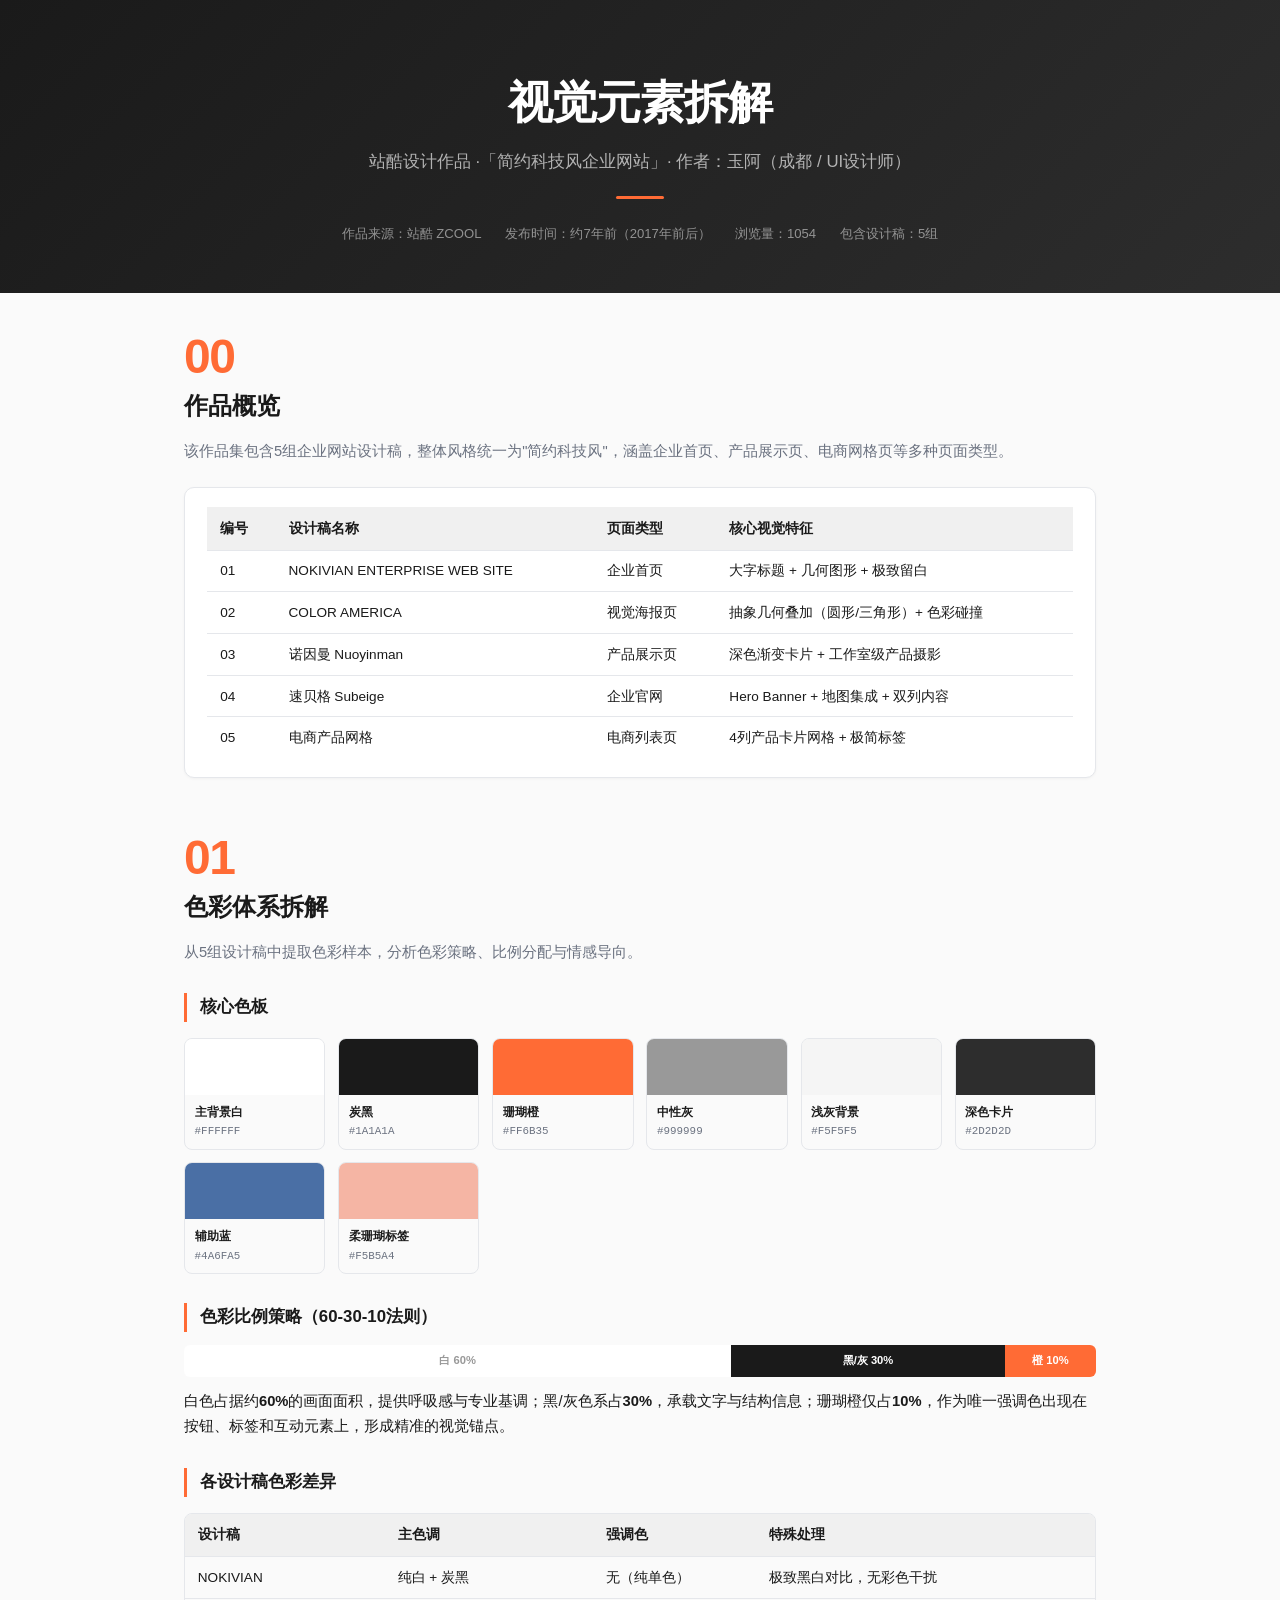
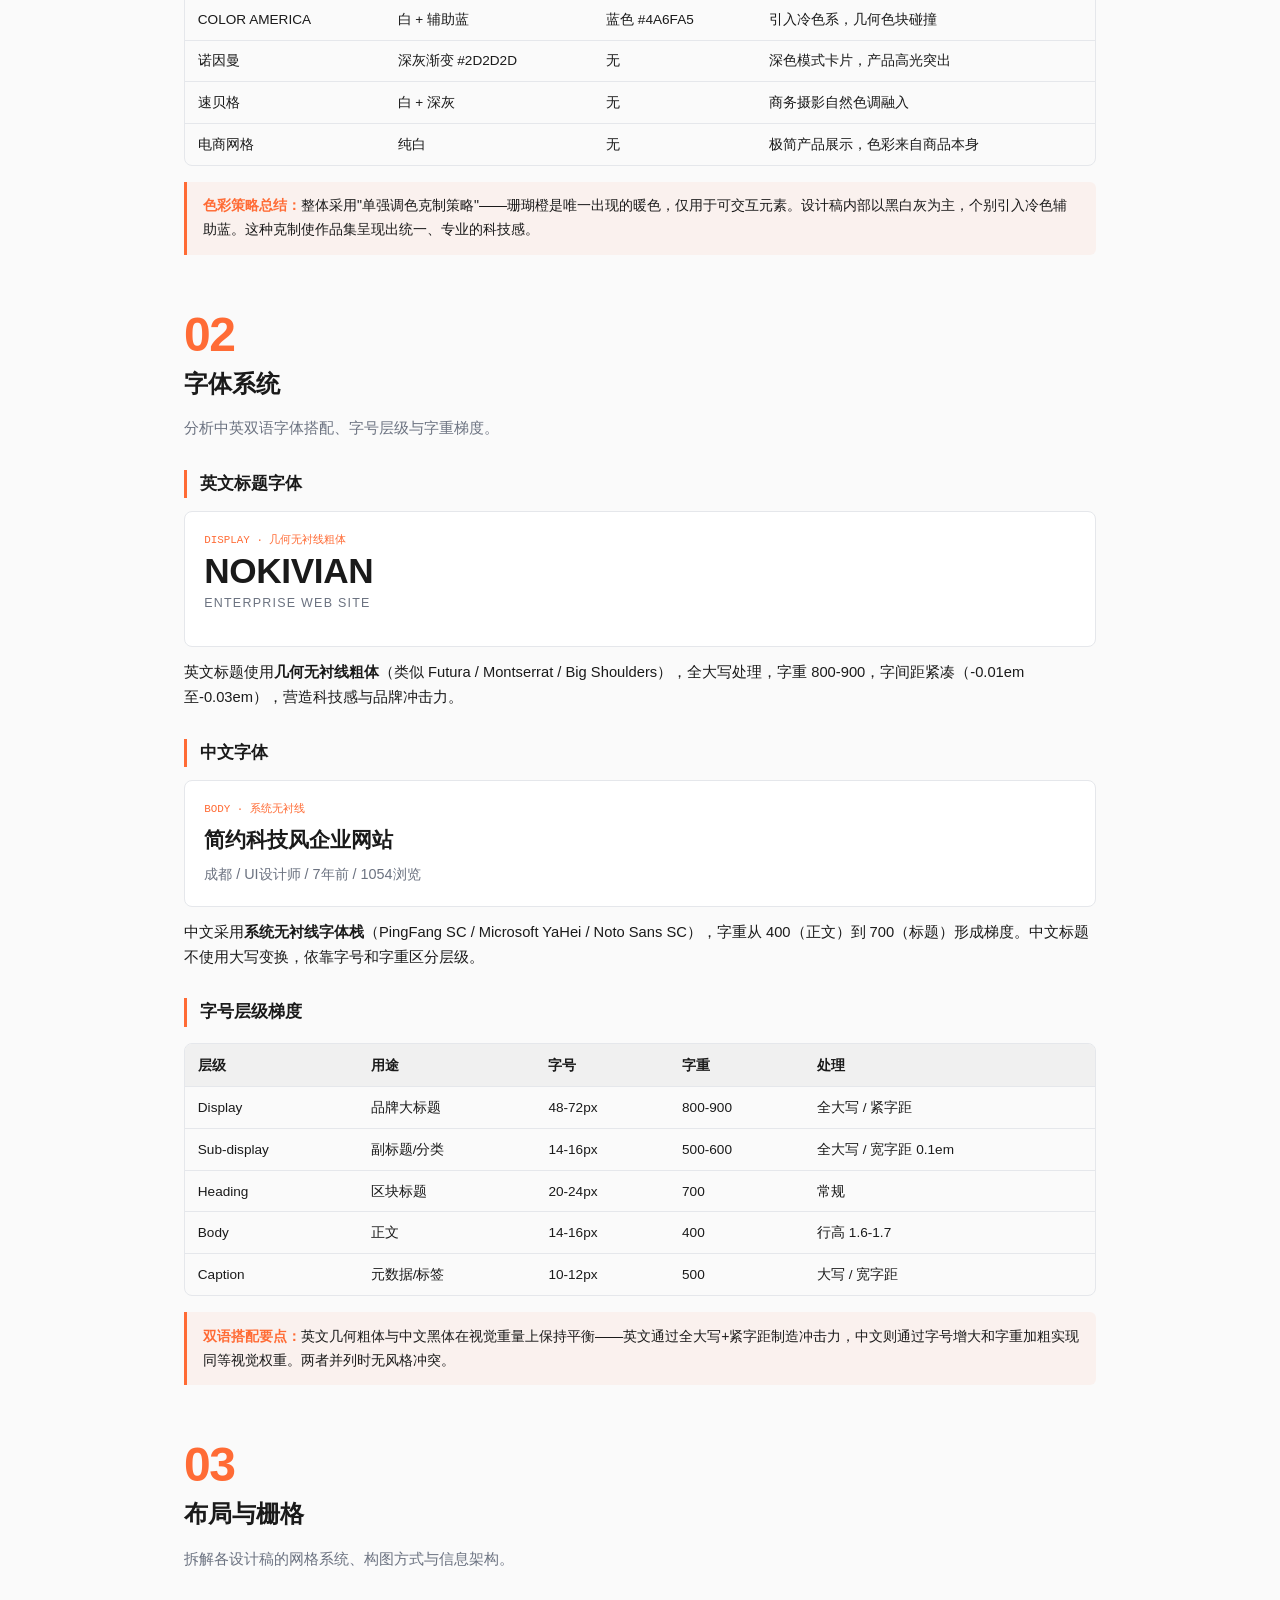
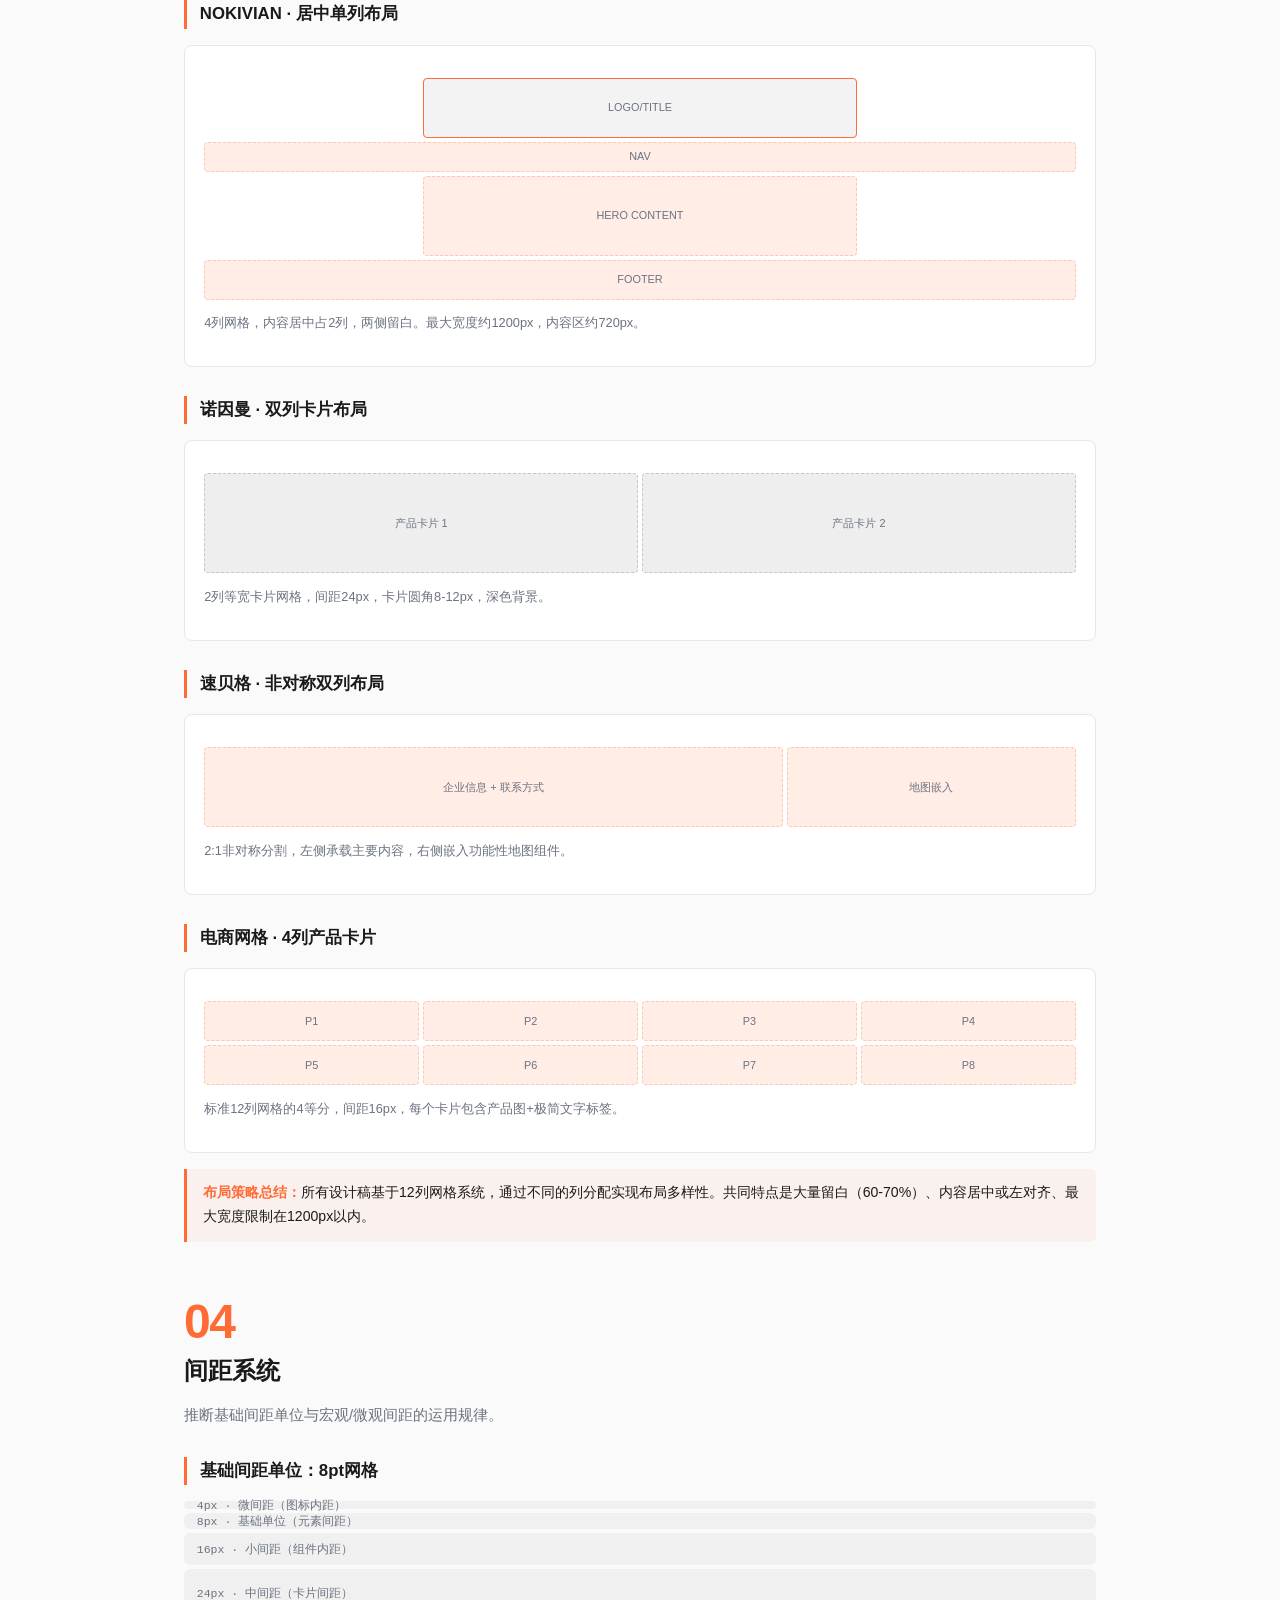
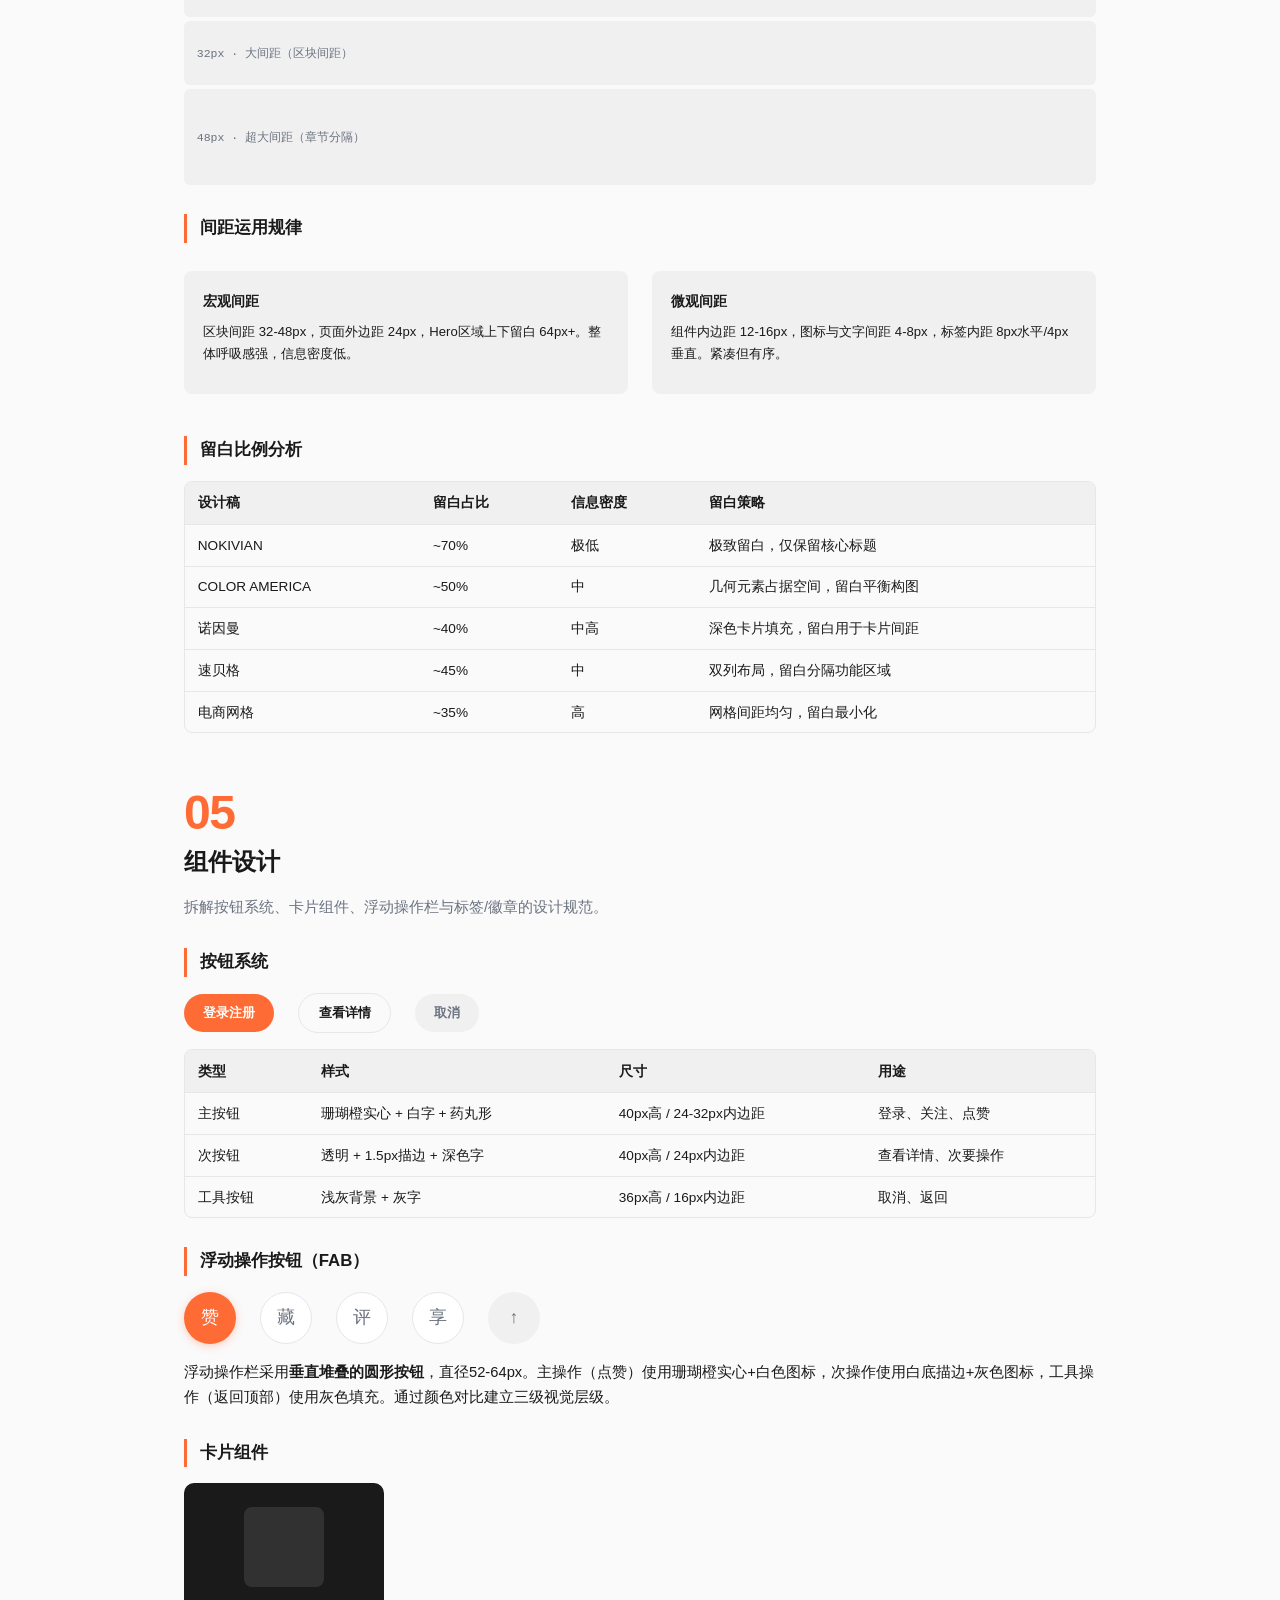
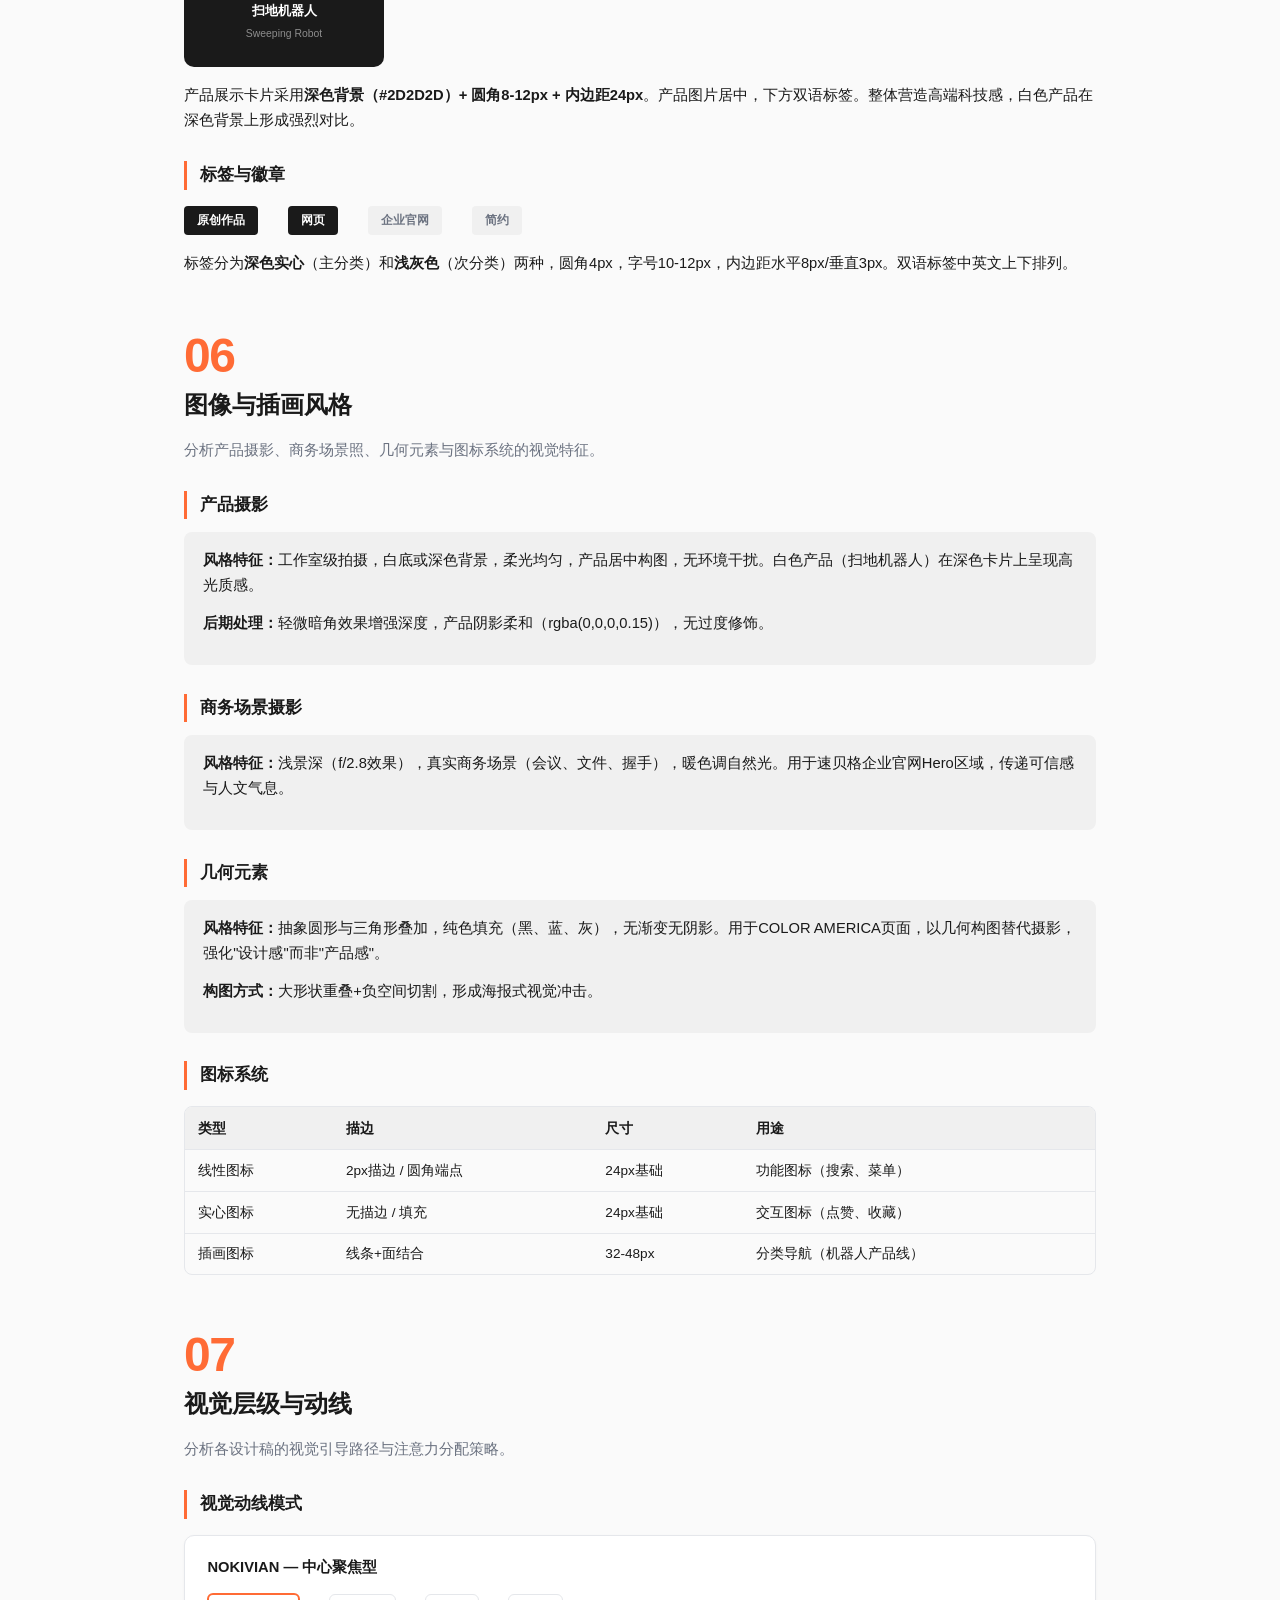
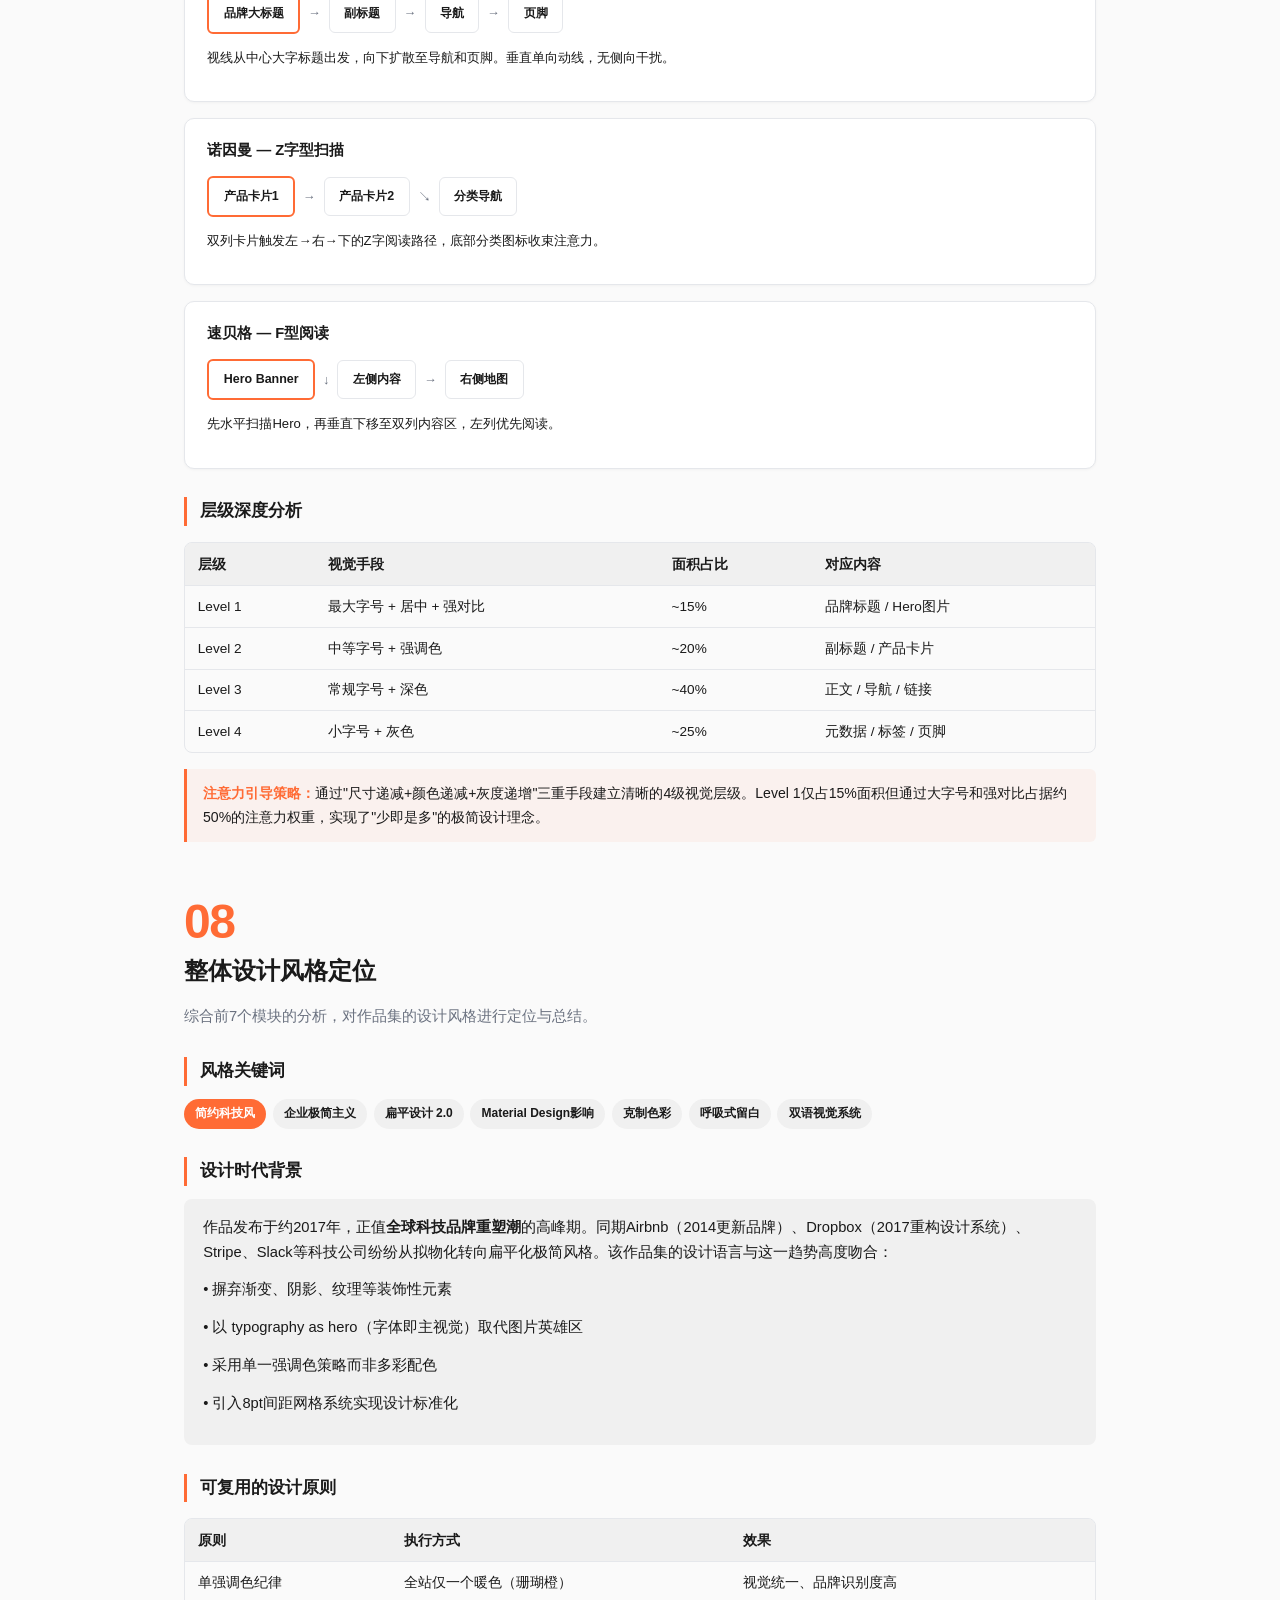
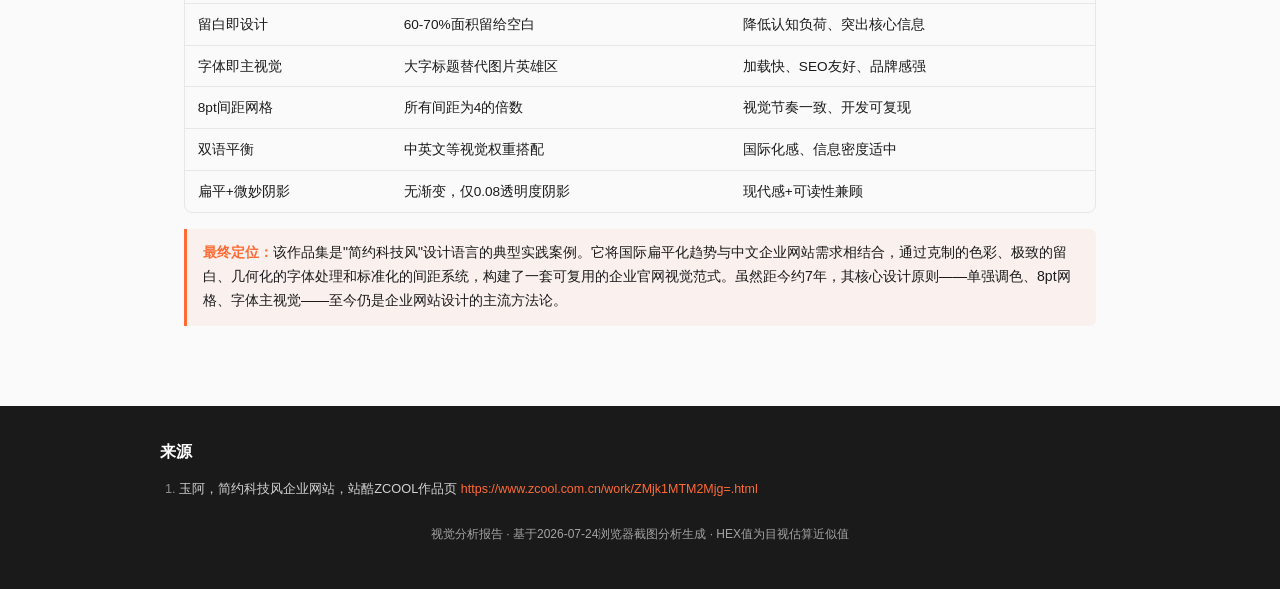
<file: zcool-design-analysis/zcool-design-analysis.html>
<!-- Generated by Trae Work -->
<!DOCTYPE html>
<html lang="zh-CN">
<head>
  <meta charset="UTF-8">
  <meta name="viewport" content="width=device-width, initial-scale=1.0">
  <title>站酷设计作品视觉元素拆解 · 简约科技风企业网站</title>
  <style>
    :root {
      --bg: #fafafa;
      --bg2: #f0f0f0;
      --surface: #ffffff;
      --ink: #1a1a1a;
      --muted: #6b7280;
      --rule: #e5e7eb;
      --accent: #FF6B35;
      --accent2: #2D2D2D;
      --font: "Noto Sans SC", "PingFang SC", "Microsoft YaHei", "Helvetica Neue", sans-serif;
      --font-display: "Big Shoulders Display", "Impact", "Oswald", sans-serif;
      --font-mono: "DM Mono", "JetBrains Mono", "Consolas", monospace;
      --max: 960px;
    }
    *, *::before, *::after { box-sizing: border-box; margin: 0; padding: 0; }
    html { font-size: 16px; scroll-behavior: smooth; }
    body {
      font-family: var(--font);
      color: var(--ink);
      background: var(--bg);
      line-height: 1.7;
      padding: 0;
    }

    /* Hero */
    .hero {
      background: linear-gradient(135deg, #1a1a1a 0%, #2d2d2d 100%);
      color: #fff;
      padding: 4rem 2rem 3rem;
      text-align: center;
    }
    .hero h1 {
      font-size: 2.8rem;
      font-weight: 800;
      letter-spacing: -0.02em;
      margin-bottom: 0.5rem;
    }
    .hero .subtitle {
      font-size: 1.05rem;
      color: rgba(255,255,255,0.65);
      max-width: 600px;
      margin: 0 auto;
    }
    .hero .meta-row {
      display: flex;
      justify-content: center;
      gap: 1.5rem;
      margin-top: 1.5rem;
      font-size: 0.82rem;
      color: rgba(255,255,255,0.5);
      flex-wrap: wrap;
    }
    .hero .meta-row span { display: flex; align-items: center; gap: 0.3rem; }
    .hero .accent-bar {
      width: 48px;
      height: 3px;
      background: var(--accent);
      margin: 1.2rem auto 0;
      border-radius: 2px;
    }

    /* Layout */
    article.page {
      max-width: var(--max);
      margin: 0 auto;
      padding: 2.5rem 1.5rem 4rem;
    }
    section.module {
      margin-bottom: 3.5rem;
    }
    section.module:last-child { margin-bottom: 0; }

    /* Section headings */
    .module-num {
      font-family: var(--font-display);
      font-size: 3rem;
      font-weight: 800;
      color: var(--accent);
      line-height: 1;
      letter-spacing: -0.03em;
    }
    h2.module-title {
      font-size: 1.5rem;
      font-weight: 700;
      color: var(--ink);
      margin: 0.3rem 0 0.8rem;
    }
    .module-desc {
      font-size: 0.92rem;
      color: var(--muted);
      margin-bottom: 1.5rem;
      line-height: 1.6;
    }

    /* Content blocks */
    h3.sub-title {
      font-size: 1.05rem;
      font-weight: 700;
      color: var(--ink);
      margin: 1.8rem 0 0.8rem;
      padding-left: 0.8rem;
      border-left: 3px solid var(--accent);
    }
    p { margin-bottom: 0.8rem; font-size: 0.92rem; }
    strong { font-weight: 700; color: var(--ink); }

    /* Cards */
    .card {
      background: var(--surface);
      border: 1px solid var(--rule);
      border-radius: 10px;
      padding: 1.2rem 1.4rem;
      margin: 1rem 0;
      box-shadow: 0 1px 3px rgba(0,0,0,0.04);
    }
    .card-flat {
      background: var(--bg2);
      border-radius: 8px;
      padding: 1rem 1.2rem;
      margin: 0.8rem 0;
    }

    /* Color swatches */
    .swatch-grid {
      display: grid;
      grid-template-columns: repeat(auto-fill, minmax(120px, 1fr));
      gap: 0.8rem;
      margin: 1rem 0;
    }
    .swatch {
      border-radius: 8px;
      overflow: hidden;
      border: 1px solid var(--rule);
    }
    .swatch-color {
      height: 56px;
      width: 100%;
    }
    .swatch-info {
      padding: 0.5rem 0.6rem;
      font-size: 0.72rem;
    }
    .swatch-name { font-weight: 700; color: var(--ink); }
    .swatch-hex { font-family: var(--font-mono); color: var(--muted); font-size: 0.68rem; }

    /* Ratio bar */
    .ratio-bar {
      display: flex;
      height: 32px;
      border-radius: 6px;
      overflow: hidden;
      margin: 0.8rem 0;
    }
    .ratio-seg {
      display: flex;
      align-items: center;
      justify-content: center;
      font-size: 0.7rem;
      font-weight: 700;
      color: #fff;
    }

    /* Tables */
    .table-wrap {
      overflow-x: auto;
      overflow-y: auto;
      max-height: 500px;
      margin: 1rem 0;
      border-radius: 8px;
      border: 1px solid var(--rule);
    }
    table {
      width: 100%;
      border-collapse: collapse;
      font-size: 0.85rem;
    }
    th {
      background: var(--bg2);
      text-align: left;
      padding: 0.6rem 0.8rem;
      font-weight: 700;
      color: var(--ink);
      border-bottom: 1px solid var(--rule);
      position: sticky;
      top: 0;
    }
    td {
      padding: 0.55rem 0.8rem;
      border-bottom: 1px solid var(--rule);
      color: var(--ink);
    }
    tr:last-child td { border-bottom: none; }

    /* Two column */
    .two-col {
      display: grid;
      grid-template-columns: 1fr 1fr;
      gap: 1.5rem;
      margin: 1rem 0;
    }
    @media (max-width: 640px) {
      .two-col { grid-template-columns: 1fr; }
    }

    /* Type sample */
    .type-sample {
      background: var(--surface);
      border: 1px solid var(--rule);
      border-radius: 8px;
      padding: 1.2rem;
      margin: 0.8rem 0;
    }
    .type-display {
      font-family: var(--font-display);
      font-size: 2.2rem;
      font-weight: 800;
      text-transform: uppercase;
      letter-spacing: -0.01em;
      line-height: 1;
      margin-bottom: 0.3rem;
    }
    .type-sub {
      font-size: 0.78rem;
      text-transform: uppercase;
      letter-spacing: 0.1em;
      color: var(--muted);
      margin-bottom: 0.8rem;
    }
    .type-label {
      font-family: var(--font-mono);
      font-size: 0.68rem;
      color: var(--accent);
      text-transform: uppercase;
      margin-bottom: 0.2rem;
    }

    /* Layout diagram */
    .layout-diagram {
      background: var(--surface);
      border: 1px solid var(--rule);
      border-radius: 8px;
      padding: 1.2rem;
      margin: 1rem 0;
    }
    .grid-viz {
      display: grid;
      gap: 4px;
      margin: 0.8rem 0;
    }
    .grid-cell {
      background: rgba(255, 107, 53, 0.12);
      border: 1px dashed rgba(255, 107, 53, 0.3);
      border-radius: 4px;
      height: 40px;
      display: flex;
      align-items: center;
      justify-content: center;
      font-size: 0.68rem;
      color: var(--muted);
    }

    /* Spacing viz */
    .spacing-viz {
      display: flex;
      flex-direction: column;
      gap: 0;
      margin: 1rem 0;
    }
    .spacing-block {
      background: var(--bg2);
      border-radius: 6px;
      display: flex;
      align-items: center;
      padding: 0 0.8rem;
      font-size: 0.72rem;
      font-family: var(--font-mono);
      color: var(--muted);
    }

    /* Component showcase */
    .comp-row {
      display: flex;
      align-items: center;
      gap: 1.5rem;
      flex-wrap: wrap;
      margin: 1rem 0;
    }
    .btn-demo {
      display: inline-flex;
      align-items: center;
      gap: 0.4rem;
      padding: 0.5rem 1.2rem;
      border-radius: 999px;
      font-size: 0.82rem;
      font-weight: 600;
      cursor: default;
    }
    .btn-primary { background: var(--accent); color: #fff; border: none; }
    .btn-outline { background: transparent; color: var(--ink); border: 1.5px solid var(--rule); }
    .btn-ghost { background: var(--bg2); color: var(--muted); border: none; }

    .fab-demo {
      width: 52px;
      height: 52px;
      border-radius: 50%;
      display: flex;
      align-items: center;
      justify-content: center;
      font-size: 1.1rem;
    }
    .fab-primary { background: var(--accent); color: #fff; box-shadow: 0 2px 8px rgba(255,107,53,0.3); }
    .fab-secondary { background: #fff; color: var(--muted); border: 1px solid var(--rule); }
    .fab-utility { background: var(--bg2); color: var(--muted); }

    .card-demo {
      background: #1a1a1a;
      border-radius: 10px;
      padding: 1.5rem;
      color: #fff;
      width: 200px;
      text-align: center;
    }
    .card-demo-img {
      width: 80px;
      height: 80px;
      background: rgba(255,255,255,0.1);
      border-radius: 8px;
      margin: 0 auto 0.8rem;
    }

    /* Tag/badge */
    .tag-demo {
      display: inline-block;
      padding: 0.3rem 0.8rem;
      border-radius: 4px;
      font-size: 0.72rem;
      font-weight: 600;
      margin-right: 0.4rem;
    }
    .tag-dark { background: #1a1a1a; color: #fff; }
    .tag-light { background: var(--bg2); color: var(--muted); }

    /* Flow diagram */
    .flow-row {
      display: flex;
      align-items: center;
      gap: 0.5rem;
      margin: 0.8rem 0;
      flex-wrap: wrap;
    }
    .flow-step {
      background: var(--surface);
      border: 1px solid var(--rule);
      border-radius: 6px;
      padding: 0.5rem 0.9rem;
      font-size: 0.78rem;
      font-weight: 600;
    }
    .flow-step.l1 { border-color: var(--accent); border-width: 2px; }
    .flow-arrow { color: var(--muted); font-size: 0.8rem; }

    /* Callout */
    .callout {
      background: rgba(255, 107, 53, 0.06);
      border-left: 3px solid var(--accent);
      border-radius: 0 6px 6px 0;
      padding: 0.8rem 1rem;
      margin: 1rem 0;
      font-size: 0.88rem;
    }
    .callout strong { color: var(--accent); }

    /* Keyword chips */
    .keyword-row {
      display: flex;
      flex-wrap: wrap;
      gap: 0.4rem;
      margin: 0.8rem 0;
    }
    .keyword-chip {
      padding: 0.3rem 0.7rem;
      border-radius: 999px;
      background: var(--bg2);
      font-size: 0.75rem;
      font-weight: 600;
      color: var(--ink);
    }
    .keyword-chip.accent { background: var(--accent); color: #fff; }

    /* Footer */
    footer {
      background: #1a1a1a;
      color: rgba(255,255,255,0.6);
      padding: 2rem 1.5rem;
      text-align: center;
      font-size: 0.8rem;
    }
    footer a { color: var(--accent); text-decoration: none; }
    footer .sources { max-width: var(--max); margin: 0 auto; text-align: left; }
    footer .sources h2 { color: #fff; font-size: 1rem; margin-bottom: 0.8rem; }
    footer .sources ol { padding-left: 1.2rem; }
    footer .sources li { margin-bottom: 0.5rem; color: rgba(255,255,255,0.5); }
    footer .sources .src-title { color: rgba(255,255,255,0.8); }
    footer .sources .src-url { color: var(--accent); font-size: 0.78rem; word-break: break-all; }
    sup a { color: var(--accent); text-decoration: none; font-size: 0.75em; font-weight: 600; }

    /* Print */
    @media print {
      .hero { padding: 2rem; }
      body { background: #fff; }
      section.module { page-break-inside: avoid; }
    }
  </style>
</head>
<body>

  <!-- Hero -->
  <div class="hero">
    <h1>视觉元素拆解</h1>
    <p class="subtitle">站酷设计作品 ·「简约科技风企业网站」· 作者：玉阿（成都 / UI设计师）</p>
    <div class="accent-bar"></div>
    <div class="meta-row">
      <span>作品来源：站酷 ZCOOL</span>
      <span>发布时间：约7年前（2017年前后）</span>
      <span>浏览量：1054</span>
      <span>包含设计稿：5组</span>
    </div>
  </div>

  <article class="page">

    <!-- 作品概览 -->
    <section class="module">
      <div class="module-num">00</div>
      <h2 class="module-title">作品概览</h2>
      <p class="module-desc">该作品集包含5组企业网站设计稿，整体风格统一为"简约科技风"，涵盖企业首页、产品展示页、电商网格页等多种页面类型。</p>

      <div class="card">
        <table>
          <thead>
            <tr>
              <th>编号</th>
              <th>设计稿名称</th>
              <th>页面类型</th>
              <th>核心视觉特征</th>
            </tr>
          </thead>
          <tbody>
            <tr>
              <td>01</td>
              <td>NOKIVIAN ENTERPRISE WEB SITE</td>
              <td>企业首页</td>
              <td>大字标题 + 几何图形 + 极致留白</td>
            </tr>
            <tr>
              <td>02</td>
              <td>COLOR AMERICA</td>
              <td>视觉海报页</td>
              <td>抽象几何叠加（圆形/三角形）+ 色彩碰撞</td>
            </tr>
            <tr>
              <td>03</td>
              <td>诺因曼 Nuoyinman</td>
              <td>产品展示页</td>
              <td>深色渐变卡片 + 工作室级产品摄影</td>
            </tr>
            <tr>
              <td>04</td>
              <td>速贝格 Subeige</td>
              <td>企业官网</td>
              <td>Hero Banner + 地图集成 + 双列内容</td>
            </tr>
            <tr>
              <td>05</td>
              <td>电商产品网格</td>
              <td>电商列表页</td>
              <td>4列产品卡片网格 + 极简标签</td>
            </tr>
          </tbody>
        </table>
      </div>
    </section>

    <!-- 模块1：色彩体系 -->
    <section class="module">
      <div class="module-num">01</div>
      <h2 class="module-title">色彩体系拆解</h2>
      <p class="module-desc">从5组设计稿中提取色彩样本，分析色彩策略、比例分配与情感导向。</p>

      <h3 class="sub-title">核心色板</h3>
      <div class="swatch-grid">
        <div class="swatch">
          <div class="swatch-color" style="background:#FFFFFF;"></div>
          <div class="swatch-info">
            <div class="swatch-name">主背景白</div>
            <div class="swatch-hex">#FFFFFF</div>
          </div>
        </div>
        <div class="swatch">
          <div class="swatch-color" style="background:#1A1A1A;"></div>
          <div class="swatch-info">
            <div class="swatch-name">炭黑</div>
            <div class="swatch-hex">#1A1A1A</div>
          </div>
        </div>
        <div class="swatch">
          <div class="swatch-color" style="background:#FF6B35;"></div>
          <div class="swatch-info">
            <div class="swatch-name">珊瑚橙</div>
            <div class="swatch-hex">#FF6B35</div>
          </div>
        </div>
        <div class="swatch">
          <div class="swatch-color" style="background:#999999;"></div>
          <div class="swatch-info">
            <div class="swatch-name">中性灰</div>
            <div class="swatch-hex">#999999</div>
          </div>
        </div>
        <div class="swatch">
          <div class="swatch-color" style="background:#F5F5F5;"></div>
          <div class="swatch-info">
            <div class="swatch-name">浅灰背景</div>
            <div class="swatch-hex">#F5F5F5</div>
          </div>
        </div>
        <div class="swatch">
          <div class="swatch-color" style="background:#2D2D2D;"></div>
          <div class="swatch-info">
            <div class="swatch-name">深色卡片</div>
            <div class="swatch-hex">#2D2D2D</div>
          </div>
        </div>
        <div class="swatch">
          <div class="swatch-color" style="background:#4A6FA5;"></div>
          <div class="swatch-info">
            <div class="swatch-name">辅助蓝</div>
            <div class="swatch-hex">#4A6FA5</div>
          </div>
        </div>
        <div class="swatch">
          <div class="swatch-color" style="background:#F5B5A4;"></div>
          <div class="swatch-info">
            <div class="swatch-name">柔珊瑚标签</div>
            <div class="swatch-hex">#F5B5A4</div>
          </div>
        </div>
      </div>

      <h3 class="sub-title">色彩比例策略（60-30-10法则）</h3>
      <div class="ratio-bar">
        <div class="ratio-seg" style="background:#FFFFFF; color:#999; width:60%;">白 60%</div>
        <div class="ratio-seg" style="background:#1A1A1A; width:30%;">黑/灰 30%</div>
        <div class="ratio-seg" style="background:#FF6B35; width:10%;">橙 10%</div>
      </div>
      <p>白色占据约<strong>60%</strong>的画面面积，提供呼吸感与专业基调；黑/灰色系占<strong>30%</strong>，承载文字与结构信息；珊瑚橙仅占<strong>10%</strong>，作为唯一强调色出现在按钮、标签和互动元素上，形成精准的视觉锚点。</p>

      <h3 class="sub-title">各设计稿色彩差异</h3>
      <div class="table-wrap">
        <table>
          <thead>
            <tr>
              <th>设计稿</th>
              <th>主色调</th>
              <th>强调色</th>
              <th>特殊处理</th>
            </tr>
          </thead>
          <tbody>
            <tr>
              <td>NOKIVIAN</td>
              <td>纯白 + 炭黑</td>
              <td>无（纯单色）</td>
              <td>极致黑白对比，无彩色干扰</td>
            </tr>
            <tr>
              <td>COLOR AMERICA</td>
              <td>白 + 辅助蓝</td>
              <td>蓝色 #4A6FA5</td>
              <td>引入冷色系，几何色块碰撞</td>
            </tr>
            <tr>
              <td>诺因曼</td>
              <td>深灰渐变 #2D2D2D</td>
              <td>无</td>
              <td>深色模式卡片，产品高光突出</td>
            </tr>
            <tr>
              <td>速贝格</td>
              <td>白 + 深灰</td>
              <td>无</td>
              <td>商务摄影自然色调融入</td>
            </tr>
            <tr>
              <td>电商网格</td>
              <td>纯白</td>
              <td>无</td>
              <td>极简产品展示，色彩来自商品本身</td>
            </tr>
          </tbody>
        </table>
      </div>

      <div class="callout">
        <strong>色彩策略总结：</strong>整体采用"单强调色克制策略"——珊瑚橙是唯一出现的暖色，仅用于可交互元素。设计稿内部以黑白灰为主，个别引入冷色辅助蓝。这种克制使作品集呈现出统一、专业的科技感。
      </div>
    </section>

    <!-- 模块2：字体系统 -->
    <section class="module">
      <div class="module-num">02</div>
      <h2 class="module-title">字体系统</h2>
      <p class="module-desc">分析中英双语字体搭配、字号层级与字重梯度。</p>

      <h3 class="sub-title">英文标题字体</h3>
      <div class="type-sample">
        <div class="type-label">Display · 几何无衬线粗体</div>
        <div class="type-display">NOKIVIAN</div>
        <div class="type-sub">ENTERPRISE WEB SITE</div>
      </div>
      <p>英文标题使用<strong>几何无衬线粗体</strong>（类似 Futura / Montserrat / Big Shoulders），全大写处理，字重 800-900，字间距紧凑（-0.01em至-0.03em），营造科技感与品牌冲击力。</p>

      <h3 class="sub-title">中文字体</h3>
      <div class="type-sample">
        <div class="type-label">Body · 系统无衬线</div>
        <div style="font-size:1.3rem; font-weight:700; margin-bottom:0.3rem;">简约科技风企业网站</div>
        <div style="font-size:0.9rem; color:var(--muted);">成都 / UI设计师 / 7年前 / 1054浏览</div>
      </div>
      <p>中文采用<strong>系统无衬线字体栈</strong>（PingFang SC / Microsoft YaHei / Noto Sans SC），字重从 400（正文）到 700（标题）形成梯度。中文标题不使用大写变换，依靠字号和字重区分层级。</p>

      <h3 class="sub-title">字号层级梯度</h3>
      <div class="table-wrap">
        <table>
          <thead>
            <tr>
              <th>层级</th>
              <th>用途</th>
              <th>字号</th>
              <th>字重</th>
              <th>处理</th>
            </tr>
          </thead>
          <tbody>
            <tr>
              <td>Display</td>
              <td>品牌大标题</td>
              <td>48-72px</td>
              <td>800-900</td>
              <td>全大写 / 紧字距</td>
            </tr>
            <tr>
              <td>Sub-display</td>
              <td>副标题/分类</td>
              <td>14-16px</td>
              <td>500-600</td>
              <td>全大写 / 宽字距 0.1em</td>
            </tr>
            <tr>
              <td>Heading</td>
              <td>区块标题</td>
              <td>20-24px</td>
              <td>700</td>
              <td>常规</td>
            </tr>
            <tr>
              <td>Body</td>
              <td>正文</td>
              <td>14-16px</td>
              <td>400</td>
              <td>行高 1.6-1.7</td>
            </tr>
            <tr>
              <td>Caption</td>
              <td>元数据/标签</td>
              <td>10-12px</td>
              <td>500</td>
              <td>大写 / 宽字距</td>
            </tr>
          </tbody>
        </table>
      </div>

      <div class="callout">
        <strong>双语搭配要点：</strong>英文几何粗体与中文黑体在视觉重量上保持平衡——英文通过全大写+紧字距制造冲击力，中文则通过字号增大和字重加粗实现同等视觉权重。两者并列时无风格冲突。
      </div>
    </section>

    <!-- 模块3：布局与栅格 -->
    <section class="module">
      <div class="module-num">03</div>
      <h2 class="module-title">布局与栅格</h2>
      <p class="module-desc">拆解各设计稿的网格系统、构图方式与信息架构。</p>

      <h3 class="sub-title">NOKIVIAN · 居中单列布局</h3>
      <div class="layout-diagram">
        <div class="grid-viz" style="grid-template-columns: 1fr 1fr 1fr 1fr;">
          <div class="grid-cell" style="grid-column: 2 / 4; height:60px; background:rgba(26,26,26,0.05); border-style:solid; border-color:var(--accent);">LOGO/TITLE</div>
          <div class="grid-cell" style="grid-column: 1 / 5; height:30px;">NAV</div>
          <div class="grid-cell" style="grid-column: 2 / 4; height:80px;">HERO CONTENT</div>
          <div class="grid-cell" style="grid-column: 1 / 5; height:40px;">FOOTER</div>
        </div>
        <p style="font-size:0.8rem; color:var(--muted);">4列网格，内容居中占2列，两侧留白。最大宽度约1200px，内容区约720px。</p>
      </div>

      <h3 class="sub-title">诺因曼 · 双列卡片布局</h3>
      <div class="layout-diagram">
        <div class="grid-viz" style="grid-template-columns: 1fr 1fr;">
          <div class="grid-cell" style="height:100px; background:rgba(45,45,45,0.08); border-color:rgba(45,45,45,0.2);">产品卡片 1</div>
          <div class="grid-cell" style="height:100px; background:rgba(45,45,45,0.08); border-color:rgba(45,45,45,0.2);">产品卡片 2</div>
        </div>
        <p style="font-size:0.8rem; color:var(--muted);">2列等宽卡片网格，间距24px，卡片圆角8-12px，深色背景。</p>
      </div>

      <h3 class="sub-title">速贝格 · 非对称双列布局</h3>
      <div class="layout-diagram">
        <div class="grid-viz" style="grid-template-columns: 2fr 1fr;">
          <div class="grid-cell" style="height:80px;">企业信息 + 联系方式</div>
          <div class="grid-cell" style="height:80px;">地图嵌入</div>
        </div>
        <p style="font-size:0.8rem; color:var(--muted);">2:1非对称分割，左侧承载主要内容，右侧嵌入功能性地图组件。</p>
      </div>

      <h3 class="sub-title">电商网格 · 4列产品卡片</h3>
      <div class="layout-diagram">
        <div class="grid-viz" style="grid-template-columns: repeat(4, 1fr);">
          <div class="grid-cell">P1</div>
          <div class="grid-cell">P2</div>
          <div class="grid-cell">P3</div>
          <div class="grid-cell">P4</div>
          <div class="grid-cell">P5</div>
          <div class="grid-cell">P6</div>
          <div class="grid-cell">P7</div>
          <div class="grid-cell">P8</div>
        </div>
        <p style="font-size:0.8rem; color:var(--muted);">标准12列网格的4等分，间距16px，每个卡片包含产品图+极简文字标签。</p>
      </div>

      <div class="callout">
        <strong>布局策略总结：</strong>所有设计稿基于12列网格系统，通过不同的列分配实现布局多样性。共同特点是大量留白（60-70%）、内容居中或左对齐、最大宽度限制在1200px以内。
      </div>
    </section>

    <!-- 模块4：间距系统 -->
    <section class="module">
      <div class="module-num">04</div>
      <h2 class="module-title">间距系统</h2>
      <p class="module-desc">推断基础间距单位与宏观/微观间距的运用规律。</p>

      <h3 class="sub-title">基础间距单位：8pt网格</h3>
      <div class="spacing-viz">
        <div class="spacing-block" style="height:8px;">4px · 微间距（图标内距）</div>
        <div class="spacing-block" style="height:16px; margin-top:4px;">8px · 基础单位（元素间距）</div>
        <div class="spacing-block" style="height:32px; margin-top:4px;">16px · 小间距（组件内距）</div>
        <div class="spacing-block" style="height:48px; margin-top:4px;">24px · 中间距（卡片间距）</div>
        <div class="spacing-block" style="height:64px; margin-top:4px;">32px · 大间距（区块间距）</div>
        <div class="spacing-block" style="height:96px; margin-top:4px;">48px · 超大间距（章节分隔）</div>
      </div>

      <h3 class="sub-title">间距运用规律</h3>
      <div class="two-col">
        <div class="card-flat">
          <strong style="font-size:0.85rem;">宏观间距</strong>
          <p style="font-size:0.82rem; margin-top:0.4rem;">区块间距 32-48px，页面外边距 24px，Hero区域上下留白 64px+。整体呼吸感强，信息密度低。</p>
        </div>
        <div class="card-flat">
          <strong style="font-size:0.85rem;">微观间距</strong>
          <p style="font-size:0.82rem; margin-top:0.4rem;">组件内边距 12-16px，图标与文字间距 4-8px，标签内距 8px水平/4px垂直。紧凑但有序。</p>
        </div>
      </div>

      <h3 class="sub-title">留白比例分析</h3>
      <div class="table-wrap">
        <table>
          <thead>
            <tr>
              <th>设计稿</th>
              <th>留白占比</th>
              <th>信息密度</th>
              <th>留白策略</th>
            </tr>
          </thead>
          <tbody>
            <tr>
              <td>NOKIVIAN</td>
              <td>~70%</td>
              <td>极低</td>
              <td>极致留白，仅保留核心标题</td>
            </tr>
            <tr>
              <td>COLOR AMERICA</td>
              <td>~50%</td>
              <td>中</td>
              <td>几何元素占据空间，留白平衡构图</td>
            </tr>
            <tr>
              <td>诺因曼</td>
              <td>~40%</td>
              <td>中高</td>
              <td>深色卡片填充，留白用于卡片间距</td>
            </tr>
            <tr>
              <td>速贝格</td>
              <td>~45%</td>
              <td>中</td>
              <td>双列布局，留白分隔功能区域</td>
            </tr>
            <tr>
              <td>电商网格</td>
              <td>~35%</td>
              <td>高</td>
              <td>网格间距均匀，留白最小化</td>
            </tr>
          </tbody>
        </table>
      </div>
    </section>

    <!-- 模块5：组件设计 -->
    <section class="module">
      <div class="module-num">05</div>
      <h2 class="module-title">组件设计</h2>
      <p class="module-desc">拆解按钮系统、卡片组件、浮动操作栏与标签/徽章的设计规范。</p>

      <h3 class="sub-title">按钮系统</h3>
      <div class="comp-row">
        <div class="btn-demo btn-primary">登录注册</div>
        <div class="btn-demo btn-outline">查看详情</div>
        <div class="btn-demo btn-ghost">取消</div>
      </div>
      <div class="table-wrap">
        <table>
          <thead>
            <tr>
              <th>类型</th>
              <th>样式</th>
              <th>尺寸</th>
              <th>用途</th>
            </tr>
          </thead>
          <tbody>
            <tr>
              <td>主按钮</td>
              <td>珊瑚橙实心 + 白字 + 药丸形</td>
              <td>40px高 / 24-32px内边距</td>
              <td>登录、关注、点赞</td>
            </tr>
            <tr>
              <td>次按钮</td>
              <td>透明 + 1.5px描边 + 深色字</td>
              <td>40px高 / 24px内边距</td>
              <td>查看详情、次要操作</td>
            </tr>
            <tr>
              <td>工具按钮</td>
              <td>浅灰背景 + 灰字</td>
              <td>36px高 / 16px内边距</td>
              <td>取消、返回</td>
            </tr>
          </tbody>
        </table>
      </div>

      <h3 class="sub-title">浮动操作按钮（FAB）</h3>
      <div class="comp-row">
        <div class="fab-demo fab-primary">赞</div>
        <div class="fab-demo fab-secondary">藏</div>
        <div class="fab-demo fab-secondary">评</div>
        <div class="fab-demo fab-secondary">享</div>
        <div class="fab-demo fab-utility">↑</div>
      </div>
      <p>浮动操作栏采用<strong>垂直堆叠的圆形按钮</strong>，直径52-64px。主操作（点赞）使用珊瑚橙实心+白色图标，次操作使用白底描边+灰色图标，工具操作（返回顶部）使用灰色填充。通过颜色对比建立三级视觉层级。</p>

      <h3 class="sub-title">卡片组件</h3>
      <div class="comp-row">
        <div class="card-demo">
          <div class="card-demo-img"></div>
          <div style="font-size:0.8rem; font-weight:600;">扫地机器人</div>
          <div style="font-size:0.65rem; color:rgba(255,255,255,0.5); margin-top:0.2rem;">Sweeping Robot</div>
        </div>
      </div>
      <p>产品展示卡片采用<strong>深色背景（#2D2D2D）+ 圆角8-12px + 内边距24px</strong>。产品图片居中，下方双语标签。整体营造高端科技感，白色产品在深色背景上形成强烈对比。</p>

      <h3 class="sub-title">标签与徽章</h3>
      <div class="comp-row">
        <span class="tag-demo tag-dark">原创作品</span>
        <span class="tag-demo tag-dark">网页</span>
        <span class="tag-demo tag-light">企业官网</span>
        <span class="tag-demo tag-light">简约</span>
      </div>
      <p>标签分为<strong>深色实心</strong>（主分类）和<strong>浅灰色</strong>（次分类）两种，圆角4px，字号10-12px，内边距水平8px/垂直3px。双语标签中英文上下排列。</p>
    </section>

    <!-- 模块6：图像与插画风格 -->
    <section class="module">
      <div class="module-num">06</div>
      <h2 class="module-title">图像与插画风格</h2>
      <p class="module-desc">分析产品摄影、商务场景照、几何元素与图标系统的视觉特征。</p>

      <h3 class="sub-title">产品摄影</h3>
      <div class="card-flat">
        <p><strong>风格特征：</strong>工作室级拍摄，白底或深色背景，柔光均匀，产品居中构图，无环境干扰。白色产品（扫地机器人）在深色卡片上呈现高光质感。</p>
        <p style="margin-top:0.5rem;"><strong>后期处理：</strong>轻微暗角效果增强深度，产品阴影柔和（rgba(0,0,0,0.15)），无过度修饰。</p>
      </div>

      <h3 class="sub-title">商务场景摄影</h3>
      <div class="card-flat">
        <p><strong>风格特征：</strong>浅景深（f/2.8效果），真实商务场景（会议、文件、握手），暖色调自然光。用于速贝格企业官网Hero区域，传递可信感与人文气息。</p>
      </div>

      <h3 class="sub-title">几何元素</h3>
      <div class="card-flat">
        <p><strong>风格特征：</strong>抽象圆形与三角形叠加，纯色填充（黑、蓝、灰），无渐变无阴影。用于COLOR AMERICA页面，以几何构图替代摄影，强化"设计感"而非"产品感"。</p>
        <p style="margin-top:0.5rem;"><strong>构图方式：</strong>大形状重叠+负空间切割，形成海报式视觉冲击。</p>
      </div>

      <h3 class="sub-title">图标系统</h3>
      <div class="table-wrap">
        <table>
          <thead>
            <tr>
              <th>类型</th>
              <th>描边</th>
              <th>尺寸</th>
              <th>用途</th>
            </tr>
          </thead>
          <tbody>
            <tr>
              <td>线性图标</td>
              <td>2px描边 / 圆角端点</td>
              <td>24px基础</td>
              <td>功能图标（搜索、菜单）</td>
            </tr>
            <tr>
              <td>实心图标</td>
              <td>无描边 / 填充</td>
              <td>24px基础</td>
              <td>交互图标（点赞、收藏）</td>
            </tr>
            <tr>
              <td>插画图标</td>
              <td>线条+面结合</td>
              <td>32-48px</td>
              <td>分类导航（机器人产品线）</td>
            </tr>
          </tbody>
        </table>
      </div>
    </section>

    <!-- 模块7：视觉层级与动线 -->
    <section class="module">
      <div class="module-num">07</div>
      <h2 class="module-title">视觉层级与动线</h2>
      <p class="module-desc">分析各设计稿的视觉引导路径与注意力分配策略。</p>

      <h3 class="sub-title">视觉动线模式</h3>
      <div class="card">
        <p><strong>NOKIVIAN — 中心聚焦型</strong></p>
        <div class="flow-row">
          <div class="flow-step l1">品牌大标题</div>
          <div class="flow-arrow">→</div>
          <div class="flow-step">副标题</div>
          <div class="flow-arrow">→</div>
          <div class="flow-step">导航</div>
          <div class="flow-arrow">→</div>
          <div class="flow-step">页脚</div>
        </div>
        <p style="font-size:0.82rem; margin-top:0.5rem;">视线从中心大字标题出发，向下扩散至导航和页脚。垂直单向动线，无侧向干扰。</p>
      </div>

      <div class="card">
        <p><strong>诺因曼 — Z字型扫描</strong></p>
        <div class="flow-row">
          <div class="flow-step l1">产品卡片1</div>
          <div class="flow-arrow">→</div>
          <div class="flow-step">产品卡片2</div>
          <div class="flow-arrow">↘</div>
          <div class="flow-step">分类导航</div>
        </div>
        <p style="font-size:0.82rem; margin-top:0.5rem;">双列卡片触发左→右→下的Z字阅读路径，底部分类图标收束注意力。</p>
      </div>

      <div class="card">
        <p><strong>速贝格 — F型阅读</strong></p>
        <div class="flow-row">
          <div class="flow-step l1">Hero Banner</div>
          <div class="flow-arrow">↓</div>
          <div class="flow-step">左侧内容</div>
          <div class="flow-arrow">→</div>
          <div class="flow-step">右侧地图</div>
        </div>
        <p style="font-size:0.82rem; margin-top:0.5rem;">先水平扫描Hero，再垂直下移至双列内容区，左列优先阅读。</p>
      </div>

      <h3 class="sub-title">层级深度分析</h3>
      <div class="table-wrap">
        <table>
          <thead>
            <tr>
              <th>层级</th>
              <th>视觉手段</th>
              <th>面积占比</th>
              <th>对应内容</th>
            </tr>
          </thead>
          <tbody>
            <tr>
              <td>Level 1</td>
              <td>最大字号 + 居中 + 强对比</td>
              <td>~15%</td>
              <td>品牌标题 / Hero图片</td>
            </tr>
            <tr>
              <td>Level 2</td>
              <td>中等字号 + 强调色</td>
              <td>~20%</td>
              <td>副标题 / 产品卡片</td>
            </tr>
            <tr>
              <td>Level 3</td>
              <td>常规字号 + 深色</td>
              <td>~40%</td>
              <td>正文 / 导航 / 链接</td>
            </tr>
            <tr>
              <td>Level 4</td>
              <td>小字号 + 灰色</td>
              <td>~25%</td>
              <td>元数据 / 标签 / 页脚</td>
            </tr>
          </tbody>
        </table>
      </div>

      <div class="callout">
        <strong>注意力引导策略：</strong>通过"尺寸递减+颜色递减+灰度递增"三重手段建立清晰的4级视觉层级。Level 1仅占15%面积但通过大字号和强对比占据约50%的注意力权重，实现了"少即是多"的极简设计理念。
      </div>
    </section>

    <!-- 模块8：整体设计风格定位 -->
    <section class="module">
      <div class="module-num">08</div>
      <h2 class="module-title">整体设计风格定位</h2>
      <p class="module-desc">综合前7个模块的分析，对作品集的设计风格进行定位与总结。</p>

      <h3 class="sub-title">风格关键词</h3>
      <div class="keyword-row">
        <span class="keyword-chip accent">简约科技风</span>
        <span class="keyword-chip">企业极简主义</span>
        <span class="keyword-chip">扁平设计 2.0</span>
        <span class="keyword-chip">Material Design影响</span>
        <span class="keyword-chip">克制色彩</span>
        <span class="keyword-chip">呼吸式留白</span>
        <span class="keyword-chip">双语视觉系统</span>
      </div>

      <h3 class="sub-title">设计时代背景</h3>
      <div class="card-flat">
        <p>作品发布于约2017年，正值<strong>全球科技品牌重塑潮</strong>的高峰期。同期Airbnb（2014更新品牌）、Dropbox（2017重构设计系统）、Stripe、Slack等科技公司纷纷从拟物化转向扁平化极简风格。该作品集的设计语言与这一趋势高度吻合：</p>
        <p style="margin-top:0.5rem;">• 摒弃渐变、阴影、纹理等装饰性元素</p>
        <p>• 以 typography as hero（字体即主视觉）取代图片英雄区</p>
        <p>• 采用单一强调色策略而非多彩配色</p>
        <p>• 引入8pt间距网格系统实现设计标准化</p>
      </div>

      <h3 class="sub-title">可复用的设计原则</h3>
      <div class="table-wrap">
        <table>
          <thead>
            <tr>
              <th>原则</th>
              <th>执行方式</th>
              <th>效果</th>
            </tr>
          </thead>
          <tbody>
            <tr>
              <td>单强调色纪律</td>
              <td>全站仅一个暖色（珊瑚橙）</td>
              <td>视觉统一、品牌识别度高</td>
            </tr>
            <tr>
              <td>留白即设计</td>
              <td>60-70%面积留给空白</td>
              <td>降低认知负荷、突出核心信息</td>
            </tr>
            <tr>
              <td>字体即主视觉</td>
              <td>大字标题替代图片英雄区</td>
              <td>加载快、SEO友好、品牌感强</td>
            </tr>
            <tr>
              <td>8pt间距网格</td>
              <td>所有间距为4的倍数</td>
              <td>视觉节奏一致、开发可复现</td>
            </tr>
            <tr>
              <td>双语平衡</td>
              <td>中英文等视觉权重搭配</td>
              <td>国际化感、信息密度适中</td>
            </tr>
            <tr>
              <td>扁平+微妙阴影</td>
              <td>无渐变，仅0.08透明度阴影</td>
              <td>现代感+可读性兼顾</td>
            </tr>
          </tbody>
        </table>
      </div>

      <div class="callout">
        <strong>最终定位：</strong>该作品集是"简约科技风"设计语言的典型实践案例。它将国际扁平化趋势与中文企业网站需求相结合，通过克制的色彩、极致的留白、几何化的字体处理和标准化的间距系统，构建了一套可复用的企业官网视觉范式。虽然距今约7年，其核心设计原则——单强调色、8pt网格、字体主视觉——至今仍是企业网站设计的主流方法论。
      </div>
    </section>

  </article>

  <footer>
    <div class="sources">
      <h2>来源</h2>
      <ol>
        <li id="cite-1">
          <span class="src-title">玉阿，简约科技风企业网站，站酷ZCOOL作品页</span>
          <a class="src-url" href="https://www.zcool.com.cn/work/ZMjk1MTM2Mjg=.html" target="_blank" rel="noopener">https://www.zcool.com.cn/work/ZMjk1MTM2Mjg=.html</a>
        </li>
      </ol>
    </div>
    <p style="margin-top:1.5rem; font-size:0.75rem;">视觉分析报告 · 基于2026-07-24浏览器截图分析生成 · HEX值为目视估算近似值</p>
  </footer>

</body>
</html>
</file>
